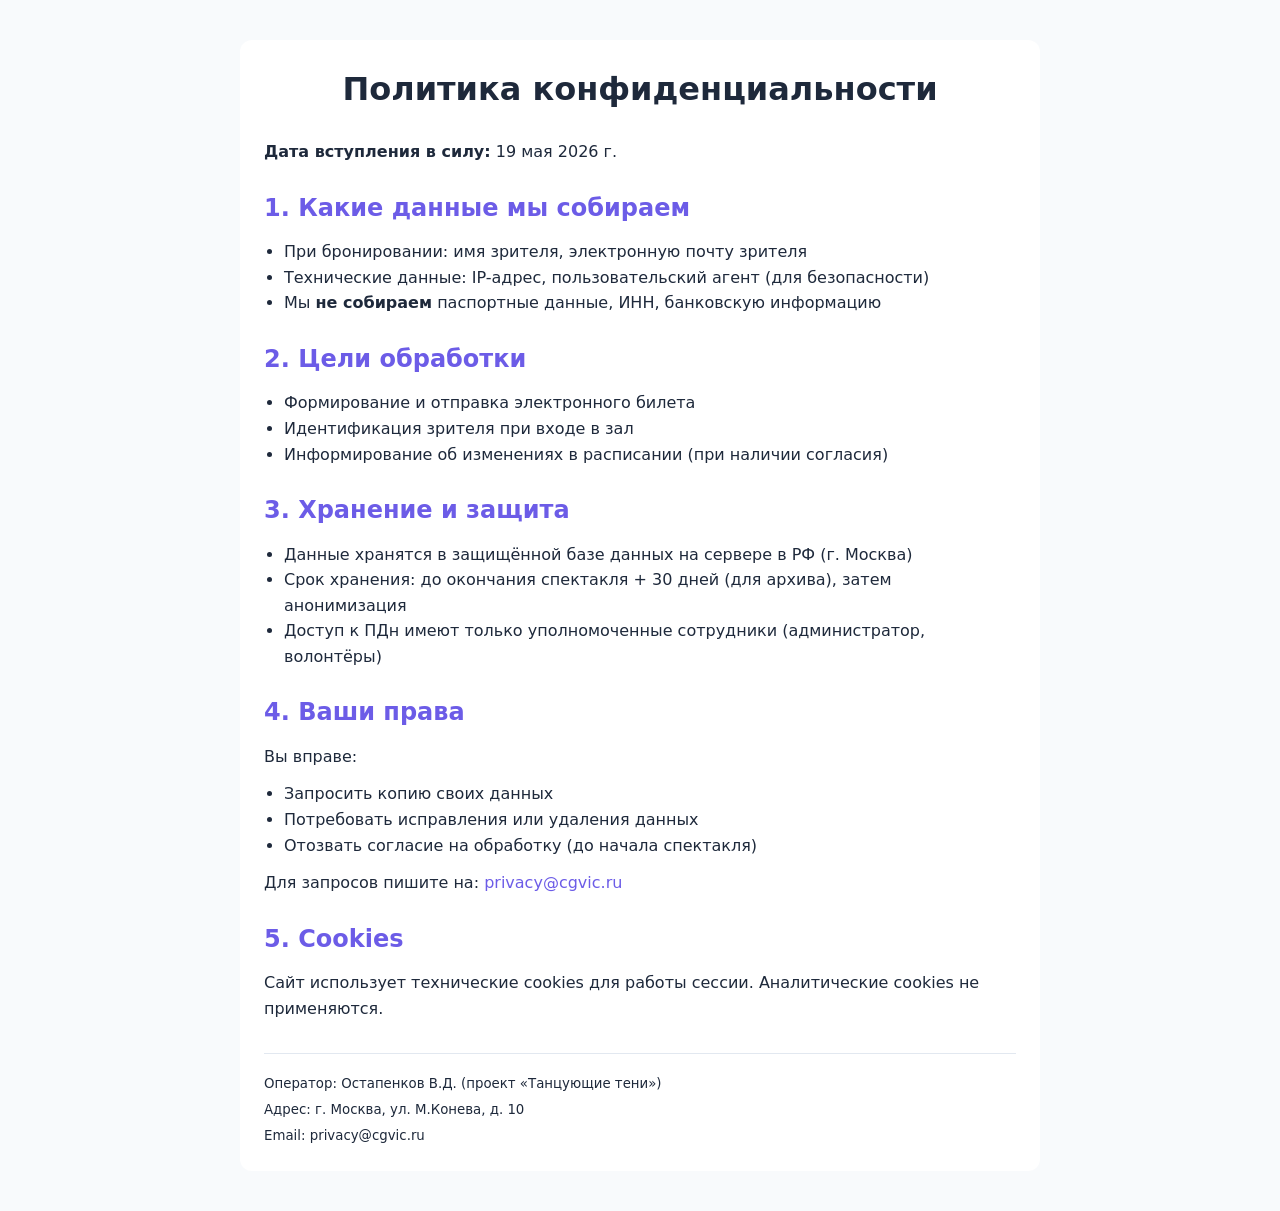
<file: static/privacy.html>
<!DOCTYPE html>
<html lang="ru">
<head>
  <meta charset="UTF-8">
  <meta name="viewport" content="width=device-width, initial-scale=1.0">
  <title>Политика конфиденциальности | Танцующие тени</title>
  <link rel="stylesheet" href="/static/style.css">
  <style>
    .policy-content { max-width: 800px; margin: 40px auto; padding: 24px; background: #fff; border-radius: 12px; line-height: 1.6; }
    .policy-content h2 { margin: 24px 0 12px; color: var(--primary); }
    .policy-content ul { padding-left: 20px; margin: 12px 0; }
    .policy-content a { color: var(--primary); text-decoration: none; }
  </style>
   <!-- ✅ Favicon -->
  <link rel="icon" type="image/png" href="/static/favicon-96x96.png" sizes="96x96" />
  <link rel="icon" type="image/svg+xml" href="/static/favicon.svg" />
  <link rel="shortcut icon" href="/static/favicon.ico" />
  <link rel="apple-touch-icon" sizes="180x180" href="/static/apple-touch-icon.png" />
  <meta name="apple-mobile-web-app-title" content="Shadows" />
  <link rel="manifest" href="/static/site.webmanifest" />
</head>
<body>
  <div class="policy-content">
    <h1> Политика конфиденциальности</h1>
    <p><strong>Дата вступления в силу:</strong> 19 мая 2026 г.</p>
    
    <h2>1. Какие данные мы собираем</h2>
    <ul>
      <li>При бронировании: имя зрителя, электронную почту зрителя</li>
      <li>Технические данные: IP-адрес, пользовательский агент (для безопасности)</li>
      <li>Мы <strong>не собираем</strong> паспортные данные, ИНН, банковскую информацию</li>
    </ul>

    <h2>2. Цели обработки</h2>
    <ul>
      <li>Формирование и отправка электронного билета</li>
      <li>Идентификация зрителя при входе в зал</li>
      <li>Информирование об изменениях в расписании (при наличии согласия)</li>
    </ul>

    <h2>3. Хранение и защита</h2>
    <ul>
      <li>Данные хранятся в защищённой базе данных на сервере в РФ (г. Москва)</li>
      <li>Срок хранения: до окончания спектакля + 30 дней (для архива), затем анонимизация</li>
      <li>Доступ к ПДн имеют только уполномоченные сотрудники (администратор, волонтёры)</li>
    </ul>

    <h2>4. Ваши права</h2>
    <p>Вы вправе:</p>
    <ul>
      <li>Запросить копию своих данных</li>
      <li>Потребовать исправления или удаления данных</li>
      <li>Отозвать согласие на обработку (до начала спектакля)</li>
    </ul>
    <p>Для запросов пишите на: <a href="mailto:privacy@cgvic.ru">privacy@cgvic.ru</a></p>

    <h2>5. Cookies</h2>
    <p>Сайт использует технические cookies для работы сессии. Аналитические cookies не применяются.</p>

    <p style="margin-top: 32px; border-top: 1px solid #e2e8f0; padding-top: 16px;">
      <small>Оператор: Остапенков В.Д. (проект «Танцующие тени»)<br>
      Адрес: г. Москва, ул. М.Конева, д. 10<br>
      Email: privacy@cgvic.ru</small>
    </p>
  </div>
</body>
</html>
</file>
<file: static/style.css>
*, *::before, *::after { box-sizing: border-box; margin: 0; padding: 0; }

:root {
  --primary: #6c5ce7; --primary-dark: #5b4cc4; --primary-light: #a78bfa;
  --accent: #10b981; --accent-dark: #059669; --blue: #3b82f6; --amber: #f59e0b;
  --bg: #f8fafc; --card: #ffffff; --text: #1e293b; --text-muted: #64748b;
  --border: #e2e8f0; --shadow: 0 4px 16px rgba(15, 23, 42, 0.06);
  --shadow-lg: 0 10px 30px rgba(15, 23, 42, 0.1); --radius: 12px; --radius-sm: 8px;
}

body { 
  font-family: system-ui, -apple-system, 'Segoe UI', Helvetica, Arial, sans-serif; 
  background: var(--bg); color: var(--text); line-height: 1.6; min-height: 100vh; display: flex; flex-direction: column; 
}

.container { max-width: 1200px; margin: 0 auto; padding: 0 20px; }

.site-header { 
  background: var(--card); border-bottom: 1px solid var(--border); padding: 16px 0; margin-bottom: 30px; box-shadow: var(--shadow); 
}
.site-header .container { display: flex; justify-content: space-between; align-items: center; }

.logo { font-size: 1.5rem; font-weight: 700; color: var(--primary); text-decoration: none; display: flex; align-items: center; gap: 8px; }

nav a { text-decoration: none; color: var(--text-muted); font-weight: 500; transition: color 0.2s; padding: 6px 12px; border-radius: var(--radius-sm); margin-left: 16px; }
nav a:hover, nav a.active { color: var(--primary); background: rgba(108, 92, 231, 0.1); }

main { flex: 1; padding: 20px 0 40px; }

.section { display: none; animation: fadeIn 0.3s ease; }
.section.active { display: block; }

@keyframes fadeIn { from { opacity: 0; transform: translateY(10px); } to { opacity: 1; transform: translateY(0); } } 

h1 { font-size: 2rem; margin-bottom: 24px; color: var(--text); text-align: center; font-weight: 700; }

.shows-grid { display: grid; grid-template-columns: repeat(auto-fill, minmax(320px, 1fr)); gap: 24px; margin-bottom: 40px; }
.show-card { background: var(--card); border-radius: var(--radius); box-shadow: var(--shadow); overflow: hidden; transition: transform 0.2s, box-shadow 0.2s; cursor: pointer; border: 1px solid var(--border); display: flex; flex-direction: column; }
.show-card:hover { transform: translateY(-4px); box-shadow: var(--shadow-lg); }
.show-card img { width: 100%; height: 180px; object-fit: cover; background: #e0e7ff; }
.show-card-body { padding: 16px; flex: 1; display: flex; flex-direction: column; }
.show-card h3 { color: var(--primary); margin-bottom: 6px; font-size: 1.25rem; }
.show-card .date { color: var(--text-muted); font-size: 0.9rem; margin-bottom: 10px; }
.show-card .description { color: var(--text); line-height: 1.4; margin-bottom: 16px; flex: 1; font-size: 0.95rem; }
.show-card .btn { width: 100%; margin: 0; }

/* === КАРТОЧКА СПЕКТАКЛЯ (НОВАЯ) === */
.show-info-card {
  max-width: 1050px;
  margin: 0 auto 32px;
  background: var(--card);
  border-radius: var(--radius);
  box-shadow: var(--shadow);
  border: 1px solid var(--border);
  overflow: hidden;
}

.card-header {
  padding: 20px 24px 14px;
  text-align: center;
  background: var(--bg);
  border-bottom: 1px solid var(--border);
}

.card-header h2 { color: var(--primary); font-size: 1.9rem; margin: 0 0 6px; font-weight: 700; }
.card-header .show-meta { color: var(--text-muted); font-weight: 600; font-size: 1rem; letter-spacing: 0.5px; }

.card-body {
  display: flex;
  gap: 24px;
  padding: 24px;
  align-items: flex-start;
}

.show-poster {
  flex: 0 0 280px;
  max-height: 420px;
  width: 100%;
  height: auto;
  object-fit: contain;
  border-radius: var(--radius-sm);
  background: #f8fafc;
  box-shadow: 0 4px 12px rgba(0,0,0,0.08);
  display: block;
}
#show-date {
    white-space: normal;      /* Разрешаем перенос */
    word-wrap: break-word;    /* Переносим длинные слова */
    display: block;           /* Блочный элемент для переноса */
    text-align: center;       /* Центрируем */
}
#show-full-desc {
  flex: 1;
  min-width: 260px;
  color: var(--text);
  line-height: 1.65;
  font-size: 1.05rem;
  white-space: pre-wrap;
  padding-top: 4px;
}

/* === СХЕМА ЗАЛА === */
.seats-wrapper { max-width: 900px; margin: 0 auto; }

.hall-container { background: var(--card); padding: 24px; border-radius: var(--radius); box-shadow: var(--shadow); border: 1px solid var(--border); margin-bottom: 24px; }

.stage { 
  background: linear-gradient(180deg, #e0e7ff 0%, #c7d2fe 100%); border: 3px dashed var(--primary); border-bottom: none; border-radius: 12px 12px 0 0; text-align: center; padding: 12px; font-weight: 700; color: var(--primary); font-size: 1rem; margin-bottom: 16px; letter-spacing: 2px; 
}

.seat-grid { display: grid; gap: 6px; justify-content: center; margin-bottom: 20px; }

.row-label { display: flex; align-items: center; justify-content: center; font-weight: 700; color: var(--text-muted); width: 28px; font-size: 0.85rem; }

.seat { width: 38px; height: 38px; border-radius: var(--radius-sm); border: 2px solid transparent; font-weight: 600; cursor: pointer; transition: all 0.2s; color: #fff; display: flex; align-items: center; justify-content: center; font-size: 0.85rem; position: relative; }
.seat.available { background: var(--accent); border-color: var(--accent); }
.seat.available:hover:not(:disabled) { transform: translateY(-2px) scale(1.05); box-shadow: 0 4px 10px rgba(16, 185, 129, 0.4); background: var(--accent-dark); }
.seat.booked { background: var(--amber); border-color: #d97706; cursor: not-allowed; }
.seat.verified { background: #3b82f6; border-color: #3b82f6; cursor: not-allowed; position: relative; }
.seat.verified::after { content: '✓'; position: absolute; top: 50%; left: 50%; transform: translate(-50%, -50%); font-size: 1.3rem; font-weight: 900; color: rgba(255, 255, 255, 0.4); }
.seat:disabled { opacity: 0.6; cursor: not-allowed; }

.aisle { width: 24px; border-left: 1px solid #cbd5e1; border-right: 1px solid #cbd5e1; }

.legend { display: flex; justify-content: center; gap: 20px; flex-wrap: wrap; margin-top: 16px; padding-top: 16px; border-top: 1px solid var(--border); }
.legend-item { display: flex; align-items: center; gap: 6px; font-size: 0.85rem; color: var(--text-muted); font-weight: 500; }
.legend-dot { display: inline-block; width: 14px; height: 14px; border-radius: 4px; border: 2px solid transparent; }
.legend-dot.available { background: var(--accent); border-color: var(--accent); }
.legend-dot.booked { background: var(--amber); border-color: #d97706; }
.legend-dot.verified { background: #3b82f6; border-color: #3b82f6; }

.btn-back { background: none; border: none; color: var(--primary); font-size: 1rem; cursor: pointer; margin-bottom: 20px; padding: 8px 0; font-weight: 500; display: flex; align-items: center; gap: 6px; transition: color 0.2s; }
.btn-back:hover { color: var(--primary-dark); text-decoration: underline; }

/* === МОДАЛЬНЫЕ ОКНА И ФОРМЫ === */
.modal { display: none; position: fixed; inset: 0; background: rgba(15, 23, 42, 0.6); justify-content: center; align-items: center; z-index: 2000; backdrop-filter: blur(4px); padding: 20px; }
.modal.active { display: flex; animation: modalFadeIn 0.3s ease; }

@keyframes modalFadeIn { from { opacity: 0; } to { opacity: 1; } }

.modal-content { background: var(--card); padding: 24px; border-radius: var(--radius); width: 100%; max-width: 460px; position: relative; box-shadow: 0 20px 40px rgba(0, 0, 0, 0.2); max-height: 90vh; overflow-y: auto; }
.modal-close { position: absolute; top: 14px; right: 16px; background: none; border: none; font-size: 1.6rem; color: var(--text-muted); cursor: pointer; width: 30px; height: 30px; display: flex; align-items: center; justify-content: center; border-radius: 50%; }
.modal-close:hover { color: var(--text); background: rgba(0, 0, 0, 0.05); }

.modal-content h2 { color: var(--primary); margin-bottom: 14px; font-size: 1.4rem; font-weight: 700; text-align: center; }
.modal-info { text-align: center; margin-bottom: 16px; color: var(--text-muted); font-size: 0.95rem; padding: 10px; background: var(--bg); border-radius: var(--radius-sm); }

.form-group { margin-bottom: 14px; }
.form-group label { display: block; margin-bottom: 5px; font-weight: 600; color: var(--text); font-size: 0.9rem; }
.form-group input { width: 100%; padding: 10px; border: 1px solid var(--border); border-radius: var(--radius-sm); font-size: 0.95rem; background: var(--card); }
.form-group input:focus { outline: none; border-color: var(--primary); box-shadow: 0 0 0 3px rgba(108, 92, 231, 0.15); }
.form-group.checkbox { display: flex; align-items: flex-start; gap: 8px; margin-top: 10px; }
.form-group.checkbox input { width: auto; margin-top: 3px; cursor: pointer; }
.form-group.checkbox label { margin: 0; font-size: 0.85rem; color: var(--text-muted); font-weight: 400; cursor: pointer; }

.modal-actions { display: flex; gap: 10px; margin-top: 18px; justify-content: flex-end; }

.btn { padding: 10px 20px; border: none; border-radius: var(--radius-sm); cursor: pointer; font-weight: 600; font-size: 0.95rem; transition: all 0.2s; display: inline-flex; align-items: center; justify-content: center; gap: 6px; text-decoration: none; }
.btn:hover { transform: translateY(-1px); }
.btn.primary { background: var(--primary); color: #fff; }
.btn.primary:hover { background: var(--primary-dark); }
.btn.secondary { background: #e2e8f0; color: var(--text); }
.btn.secondary:hover { background: #cbd5e1; }
.btn:disabled { opacity: 0.6; cursor: not-allowed; transform: none; }

.captcha-box { background: #f8fafc; padding: 10px; border-radius: 8px; border: 1px solid #e2e8f0; margin-bottom: 12px; }
.captcha-content { display: flex; align-items: center; gap: 6px; margin-top: 4px; }
.captcha-text { font-size: 1.1rem; font-weight: 800; color: var(--primary); min-width: 90px; text-align: center; user-select: none; }
.captcha-content input { flex: 1; padding: 8px; border: 1px solid #cbd5e1; border-radius: 6px; background: #fff; }
.captcha-content input.input-error { border-color: #ef4444 !important; background: #fef2f2 !important; box-shadow: 0 0 0 3px rgba(239, 68, 68, 0.2) !important; }
.captcha-error-msg { color: #ef4444; font-size: 0.8rem; margin-top: 4px; font-weight: 600; display: none; }
.btn-refresh-captcha { background: none; border: 1px solid #cbd5e1; border-radius: 6px; cursor: pointer; font-size: 1rem; padding: 5px 8px; }
.btn-refresh-captcha:hover { background: #e2e8f0; }

.loading { text-align: center; color: var(--text-muted); padding: 30px; font-size: 1rem; }

/* === ФУТЕР === */
.site-footer { background: var(--card); border-top: 1px solid var(--border); padding: 30px 0 16px; box-shadow: var(--shadow); margin-top: auto; }
.footer-content { display: grid; grid-template-columns: repeat(auto-fit, minmax(250px, 1fr)); gap: 24px; margin-bottom: 24px; }
.footer-section h3 { color: var(--primary); margin-bottom: 10px; font-size: 1.05rem; font-weight: 700; }
.footer-section p { color: var(--text-muted); margin-bottom: 5px; font-size: 0.9rem; }
.social-links { display: flex; gap: 10px; flex-wrap: wrap; }
.social-link { display: inline-block; padding: 7px 14px; background: var(--primary); color: #fff; text-decoration: none; border-radius: var(--radius-sm); font-weight: 500; transition: background 0.2s; font-size: 0.85rem; }
.social-link:hover { background: var(--primary-dark); }
.footer-bottom { display: flex; justify-content: center; align-items: center; gap: 8px; padding-top: 16px; border-top: 1px solid #e2e8f0; color: var(--text-muted); font-size: 0.85rem; flex-wrap: wrap; }
.footer-separator { color: #cbd5e1; user-select: none; }
.footer-link { color: var(--primary); text-decoration: none; font-weight: 500; transition: color 0.2s; }
.footer-link:hover { color: #5b4cc4; text-decoration: underline; }
/* Стили для электронного билета в модалке */
.ticket-stub {
    background: var(--bg);
    padding: 15px;
    border-radius: 8px;
    border: 1px dashed var(--primary-light); /* Пунктирная рамка как на билете */
    margin-bottom: 15px;
    text-align: left;
}
.ticket-stub h3 {
    margin-top: 0;
}

/* === АДАПТИВНОСТЬ === */
@media (max-width: 768px) {
  .container { padding: 0 14px; }
  .show-info-card { max-width: 100%; margin-bottom: 20px; }
  .card-body { flex-direction: column; align-items: center; text-align: center; gap: 16px; }
  .show-poster { flex: none; max-width: 90%; max-height: 300px; }
  #show-full-desc { min-width: auto; text-align: left; }
  .seat { width: 34px; height: 34px; font-size: 0.8rem; }
  .hall-container { padding: 16px; margin-bottom: 80px; }
  .modal-actions { flex-direction: column; }
  .modal-actions .btn { width: 100%; }
}

@media (max-width: 480px) { 
  h1 { font-size: 1.5rem; } 
  .legend { flex-direction: column; align-items: center; gap: 6px; } 
}
/* Адаптив для мобильных */
@media (max-width: 600px) {
  .footer-bottom { flex-direction: column; gap: 4px; text-align: center; }
  .footer-separator { display: none; }
}
</file>
